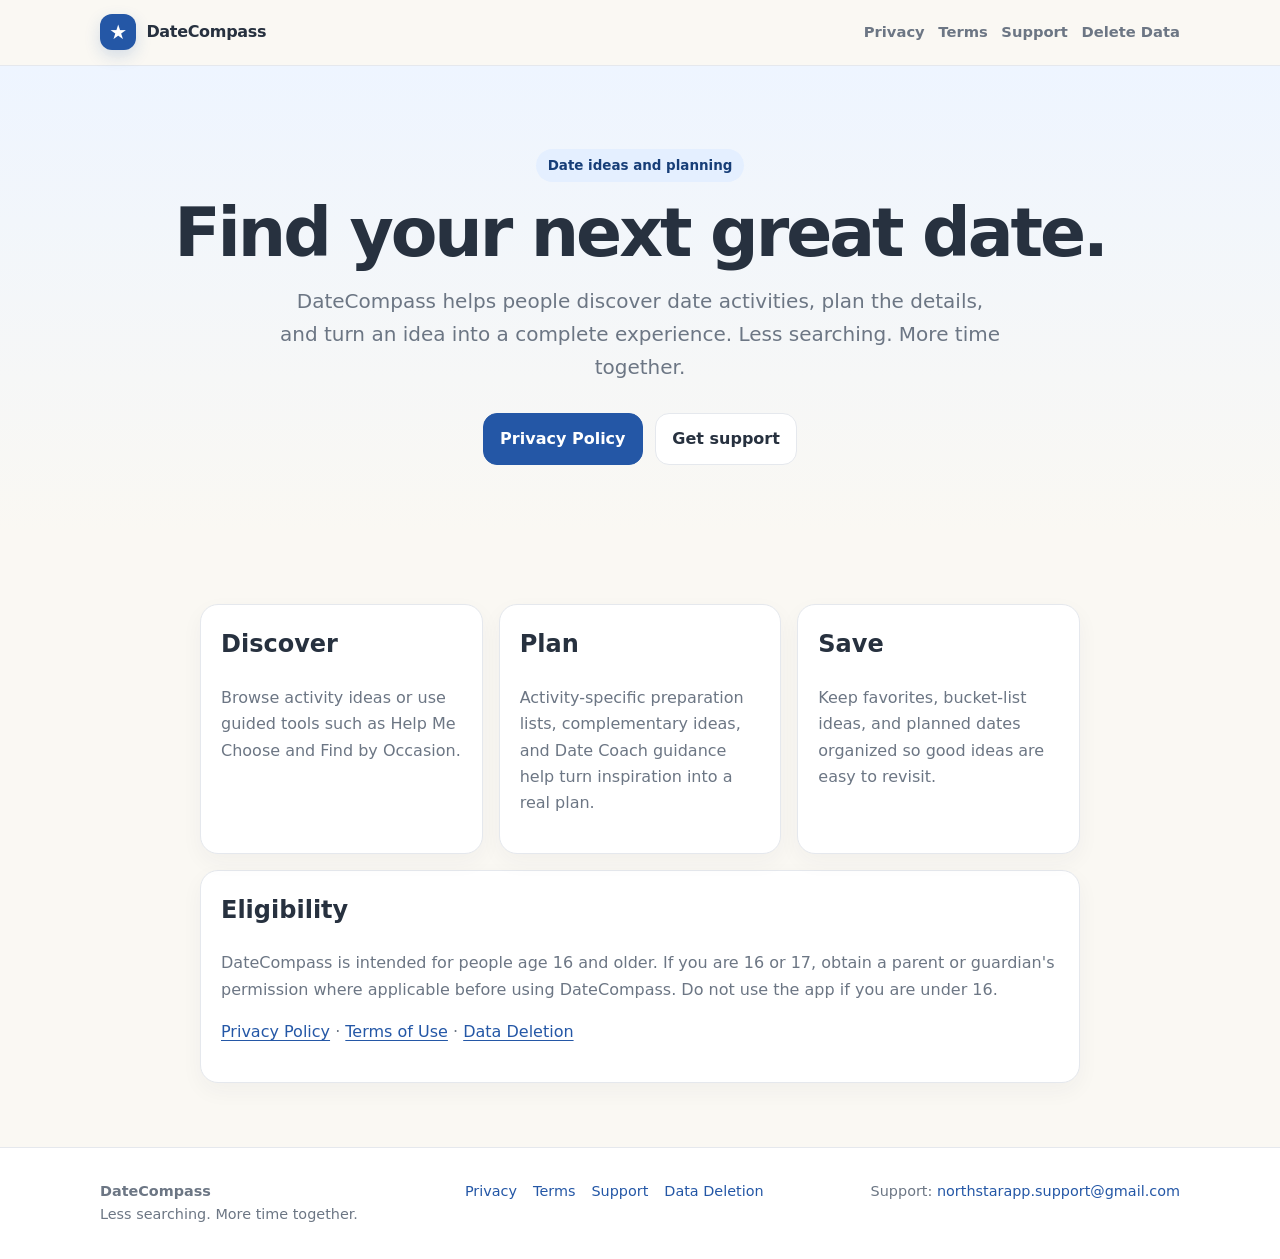
<file: index.html>
<!doctype html>
<html lang="en">
<head>
<meta charset="utf-8">
<meta name="viewport" content="width=device-width, initial-scale=1">
<meta name="description" content="DateCompass helps you find and plan your next great date. Less searching. More time together.">
<meta name="theme-color" content="#2457A6">
<title>DateCompass | Find your next great date.</title>
<meta property="og:type" content="website">
<meta property="og:title" content="DateCompass | Find your next great date.">
<meta property="og:description" content="DateCompass helps you find and plan your next great date. Less searching. More time together.">
<meta property="og:image" content="https://getdatecompass.app/assets/datecompass-social-preview.png">
<meta name="twitter:card" content="summary_large_image">
<meta name="twitter:title" content="DateCompass | Find your next great date.">
<meta name="twitter:description" content="DateCompass helps you find and plan your next great date. Less searching. More time together.">
<meta name="twitter:image" content="https://getdatecompass.app/assets/datecompass-social-preview.png">
<link rel="stylesheet" href="assets/style.css">
</head>
<body>
<a class="skip" href="#main">Skip to content</a>

<header class="site-header">
  <nav class="nav" aria-label="Main navigation">
    <a class="brand" href=""><span class="mark" aria-hidden="true">★</span><span>DateCompass</span></a>
    <div class="navlinks">
      <a href="privacy/">Privacy</a>
      <a href="terms/">Terms</a>
      <a href="support/">Support</a>
      <a href="delete-account/">Delete Data</a>
    </div>
  </nav>
</header>
<main id="main">
<section class="hero">
 <div class="hero-inner">
   <span class="eyebrow">Date ideas and planning</span>
   <h1>Find your next great date.</h1>
   <p>DateCompass helps people discover date activities, plan the details, and turn an idea into a complete experience. Less searching. More time together.</p>
   <div class="actions">
     <a class="button primary" href="privacy/">Privacy Policy</a>
     <a class="button" href="support/">Get support</a>
   </div>
 </div>
</section>
<section class="container">
 <div class="card-grid">
   <article class="card"><h2>Discover</h2><p>Browse activity ideas or use guided tools such as Help Me Choose and Find by Occasion.</p></article>
   <article class="card"><h2>Plan</h2><p>Activity-specific preparation lists, complementary ideas, and Date Coach guidance help turn inspiration into a real plan.</p></article>
   <article class="card"><h2>Save</h2><p>Keep favorites, bucket-list ideas, and planned dates organized so good ideas are easy to revisit.</p></article>
 </div>
 <div class="card" style="margin-top:1rem">
   <h2>Eligibility</h2>
   <p>DateCompass is intended for people age 16 and older. If you are 16 or 17, obtain a parent or guardian's permission where applicable before using DateCompass. Do not use the app if you are under 16.</p>
   <p><a href="privacy/">Privacy Policy</a> · <a href="terms/">Terms of Use</a> · <a href="delete-account/">Data Deletion</a></p>
 </div>
</section>
</main>

<footer>
 <div class="footer">
   <div><strong>DateCompass</strong><br>Less searching. More time together.</div>
   <div class="footer-links">
     <a href="privacy/">Privacy</a>
     <a href="terms/">Terms</a>
     <a href="support/">Support</a>
     <a href="delete-account/">Data Deletion</a>
   </div>
   <div>Support: <a href="mailto:northstarapp.support@gmail.com">northstarapp.support@gmail.com</a></div>
 </div>
</footer>
</body>
</html>
</file>
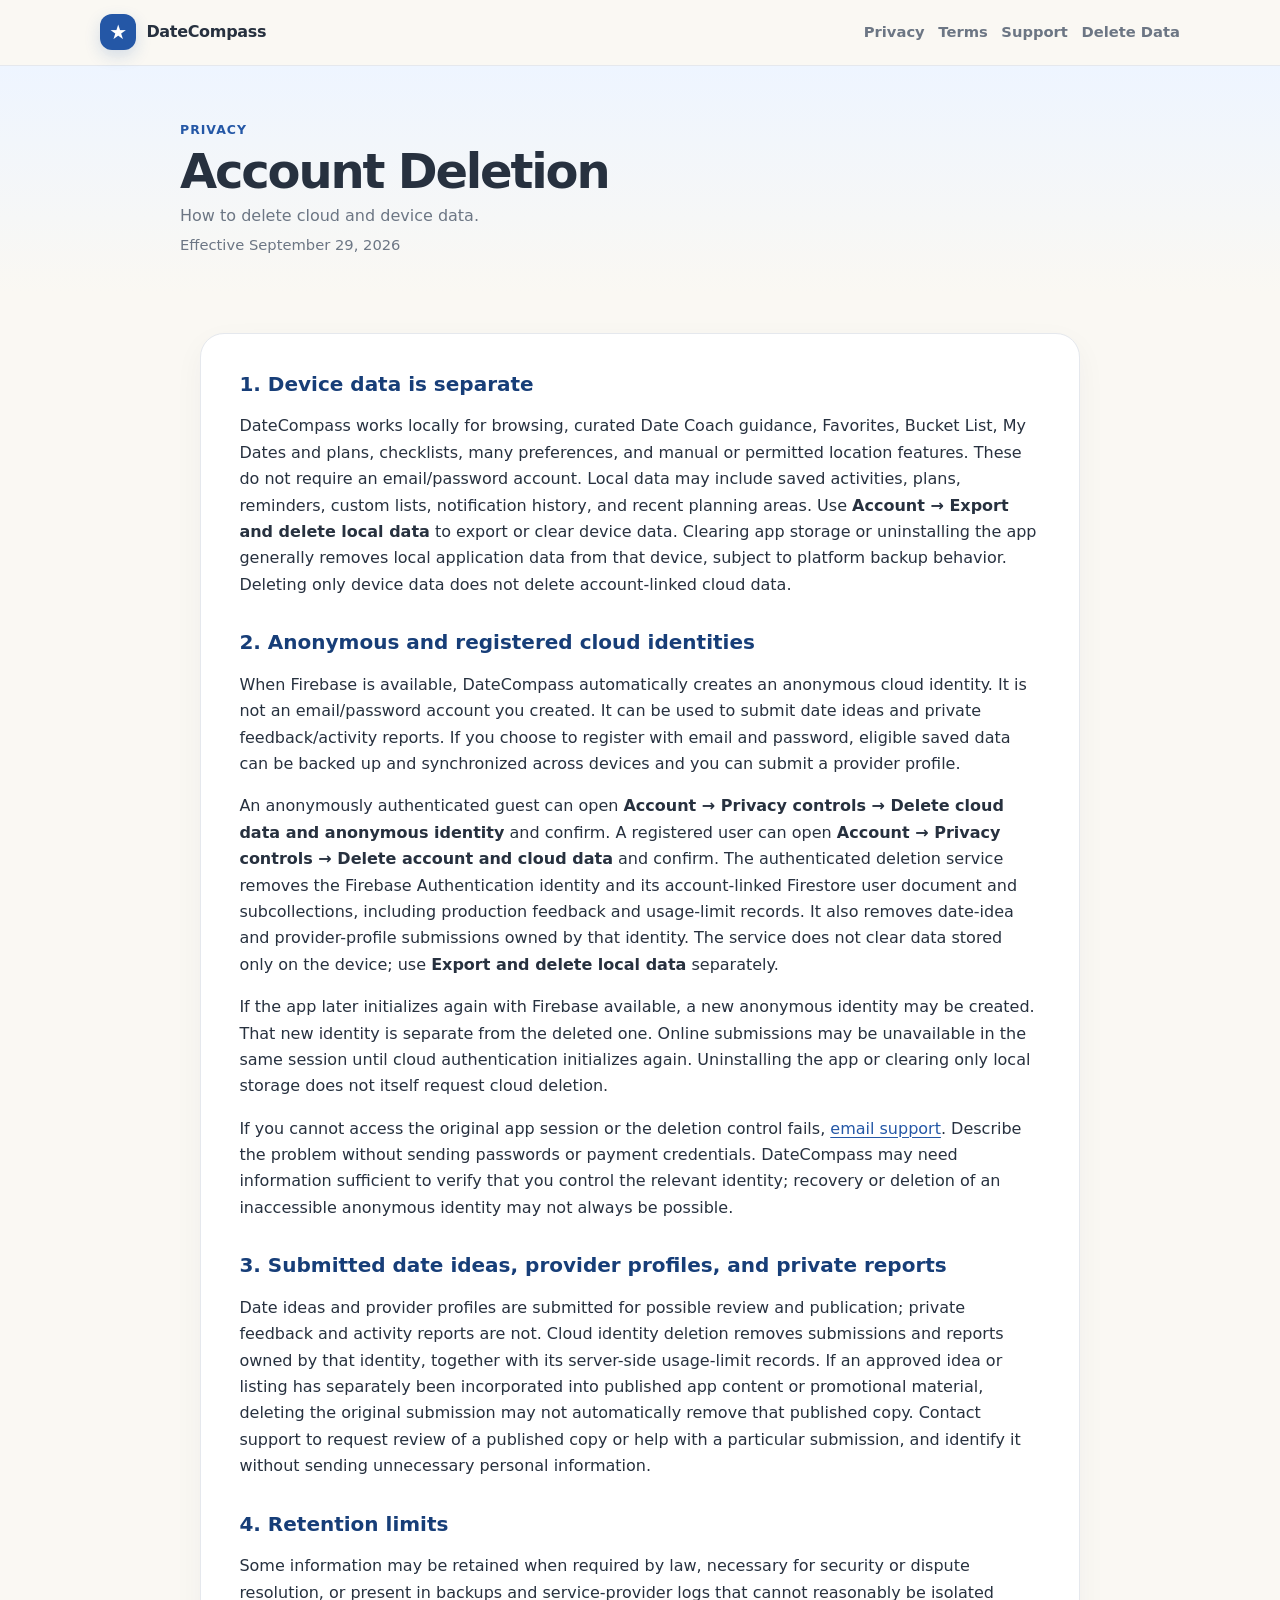
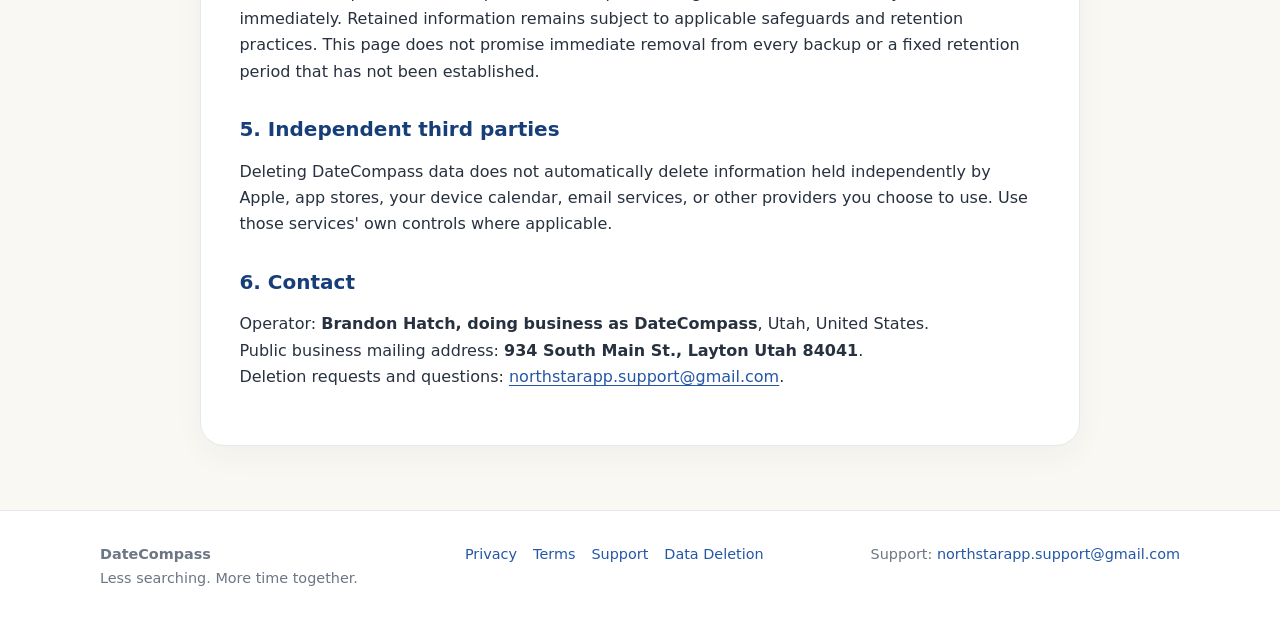
<file: delete-account/index.html>
<!doctype html>
<html lang="en">
<head>
<meta charset="utf-8">
<meta name="viewport" content="width=device-width, initial-scale=1">
<meta name="description" content="DateCompass Account Deletion Policy">
<meta name="theme-color" content="#2457A6">
<title>Account Deletion | DateCompass</title>
<meta property="og:type" content="website">
<meta property="og:title" content="Account Deletion | DateCompass">
<meta property="og:description" content="DateCompass Account Deletion Policy">
<meta property="og:image" content="https://getdatecompass.app/assets/datecompass-social-preview.png">
<meta name="twitter:card" content="summary_large_image">
<meta name="twitter:title" content="Account Deletion | DateCompass">
<meta name="twitter:description" content="DateCompass Account Deletion Policy">
<meta name="twitter:image" content="https://getdatecompass.app/assets/datecompass-social-preview.png">
<link rel="stylesheet" href="../assets/style.css">
</head>
<body>
<a class="skip" href="#main">Skip to content</a>

<header class="site-header">
  <nav class="nav" aria-label="Main navigation">
    <a class="brand" href="../"><span class="mark" aria-hidden="true">★</span><span>DateCompass</span></a>
    <div class="navlinks">
      <a href="../privacy/">Privacy</a>
      <a href="../terms/">Terms</a>
      <a href="../support/">Support</a>
      <a href="../delete-account/">Delete Data</a>
    </div>
  </nav>
</header>
<main id="main">
<header class="policy-header"><div class="inner">
 <div class="kicker">Privacy</div><h1>Account Deletion</h1>
 <p>How to delete cloud and device data.</p>
 <p class="meta">Effective September 29, 2026</p>
</div></header>
<section class="container"><article class="policy">
 <h2>1. Device data is separate</h2>
 <p>DateCompass works locally for browsing, curated Date Coach guidance, Favorites, Bucket List, My Dates and plans, checklists, many preferences, and manual or permitted location features. These do not require an email/password account. Local data may include saved activities, plans, reminders, custom lists, notification history, and recent planning areas. Use <strong>Account → Export and delete local data</strong> to export or clear device data. Clearing app storage or uninstalling the app generally removes local application data from that device, subject to platform backup behavior. Deleting only device data does not delete account-linked cloud data.</p>
 <h2>2. Anonymous and registered cloud identities</h2>
 <p>When Firebase is available, DateCompass automatically creates an anonymous cloud identity. It is not an email/password account you created. It can be used to submit date ideas and private feedback/activity reports. If you choose to register with email and password, eligible saved data can be backed up and synchronized across devices and you can submit a provider profile.</p>
 <p>An anonymously authenticated guest can open <strong>Account → Privacy controls → Delete cloud data and anonymous identity</strong> and confirm. A registered user can open <strong>Account → Privacy controls → Delete account and cloud data</strong> and confirm. The authenticated deletion service removes the Firebase Authentication identity and its account-linked Firestore user document and subcollections, including production feedback and usage-limit records. It also removes date-idea and provider-profile submissions owned by that identity. The service does not clear data stored only on the device; use <strong>Export and delete local data</strong> separately.</p>
 <p>If the app later initializes again with Firebase available, a new anonymous identity may be created. That new identity is separate from the deleted one. Online submissions may be unavailable in the same session until cloud authentication initializes again. Uninstalling the app or clearing only local storage does not itself request cloud deletion.</p>
 <p>If you cannot access the original app session or the deletion control fails, <a href="mailto:northstarapp.support@gmail.com?subject=DateCompass%20Data%20Deletion%20Request">email support</a>. Describe the problem without sending passwords or payment credentials. DateCompass may need information sufficient to verify that you control the relevant identity; recovery or deletion of an inaccessible anonymous identity may not always be possible.</p>
 <h2>3. Submitted date ideas, provider profiles, and private reports</h2>
 <p>Date ideas and provider profiles are submitted for possible review and publication; private feedback and activity reports are not. Cloud identity deletion removes submissions and reports owned by that identity, together with its server-side usage-limit records. If an approved idea or listing has separately been incorporated into published app content or promotional material, deleting the original submission may not automatically remove that published copy. Contact support to request review of a published copy or help with a particular submission, and identify it without sending unnecessary personal information.</p>
 <h2>4. Retention limits</h2>
 <p>Some information may be retained when required by law, necessary for security or dispute resolution, or present in backups and service-provider logs that cannot reasonably be isolated immediately. Retained information remains subject to applicable safeguards and retention practices. This page does not promise immediate removal from every backup or a fixed retention period that has not been established.</p>
 <h2>5. Independent third parties</h2>
 <p>Deleting DateCompass data does not automatically delete information held independently by Apple, app stores, your device calendar, email services, or other providers you choose to use. Use those services&#x27; own controls where applicable.</p>
 <h2>6. Contact</h2>
 <p>Operator: <strong>Brandon Hatch, doing business as DateCompass</strong>, Utah, United States.<br>
Public business mailing address: <strong>934 South Main St., Layton Utah 84041</strong>.<br>
Deletion requests and questions: <a href="mailto:northstarapp.support@gmail.com">northstarapp.support@gmail.com</a>.</p>
</article></section>
</main>

<footer>
 <div class="footer">
   <div><strong>DateCompass</strong><br>Less searching. More time together.</div>
   <div class="footer-links">
     <a href="../privacy/">Privacy</a>
     <a href="../terms/">Terms</a>
     <a href="../support/">Support</a>
     <a href="../delete-account/">Data Deletion</a>
   </div>
   <div>Support: <a href="mailto:northstarapp.support@gmail.com">northstarapp.support@gmail.com</a></div>
 </div>
</footer>
</body>
</html>
</file>
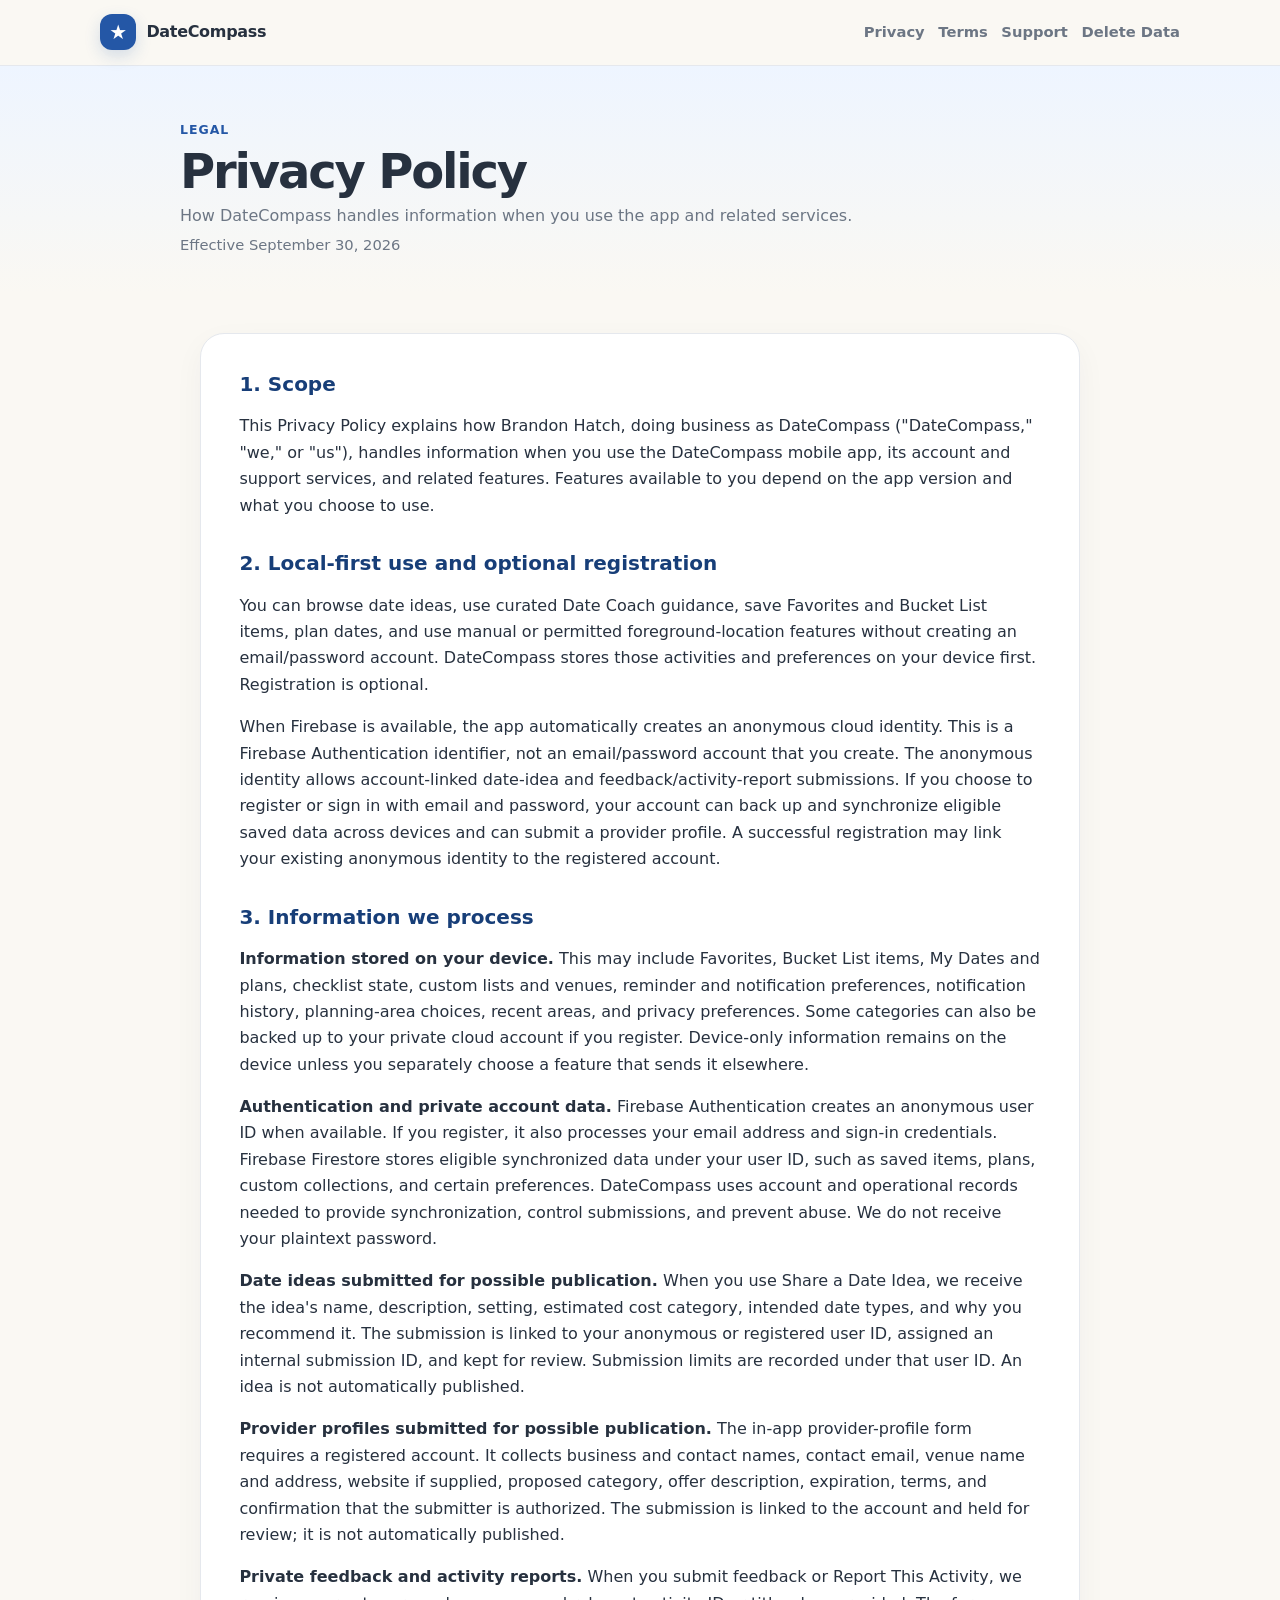
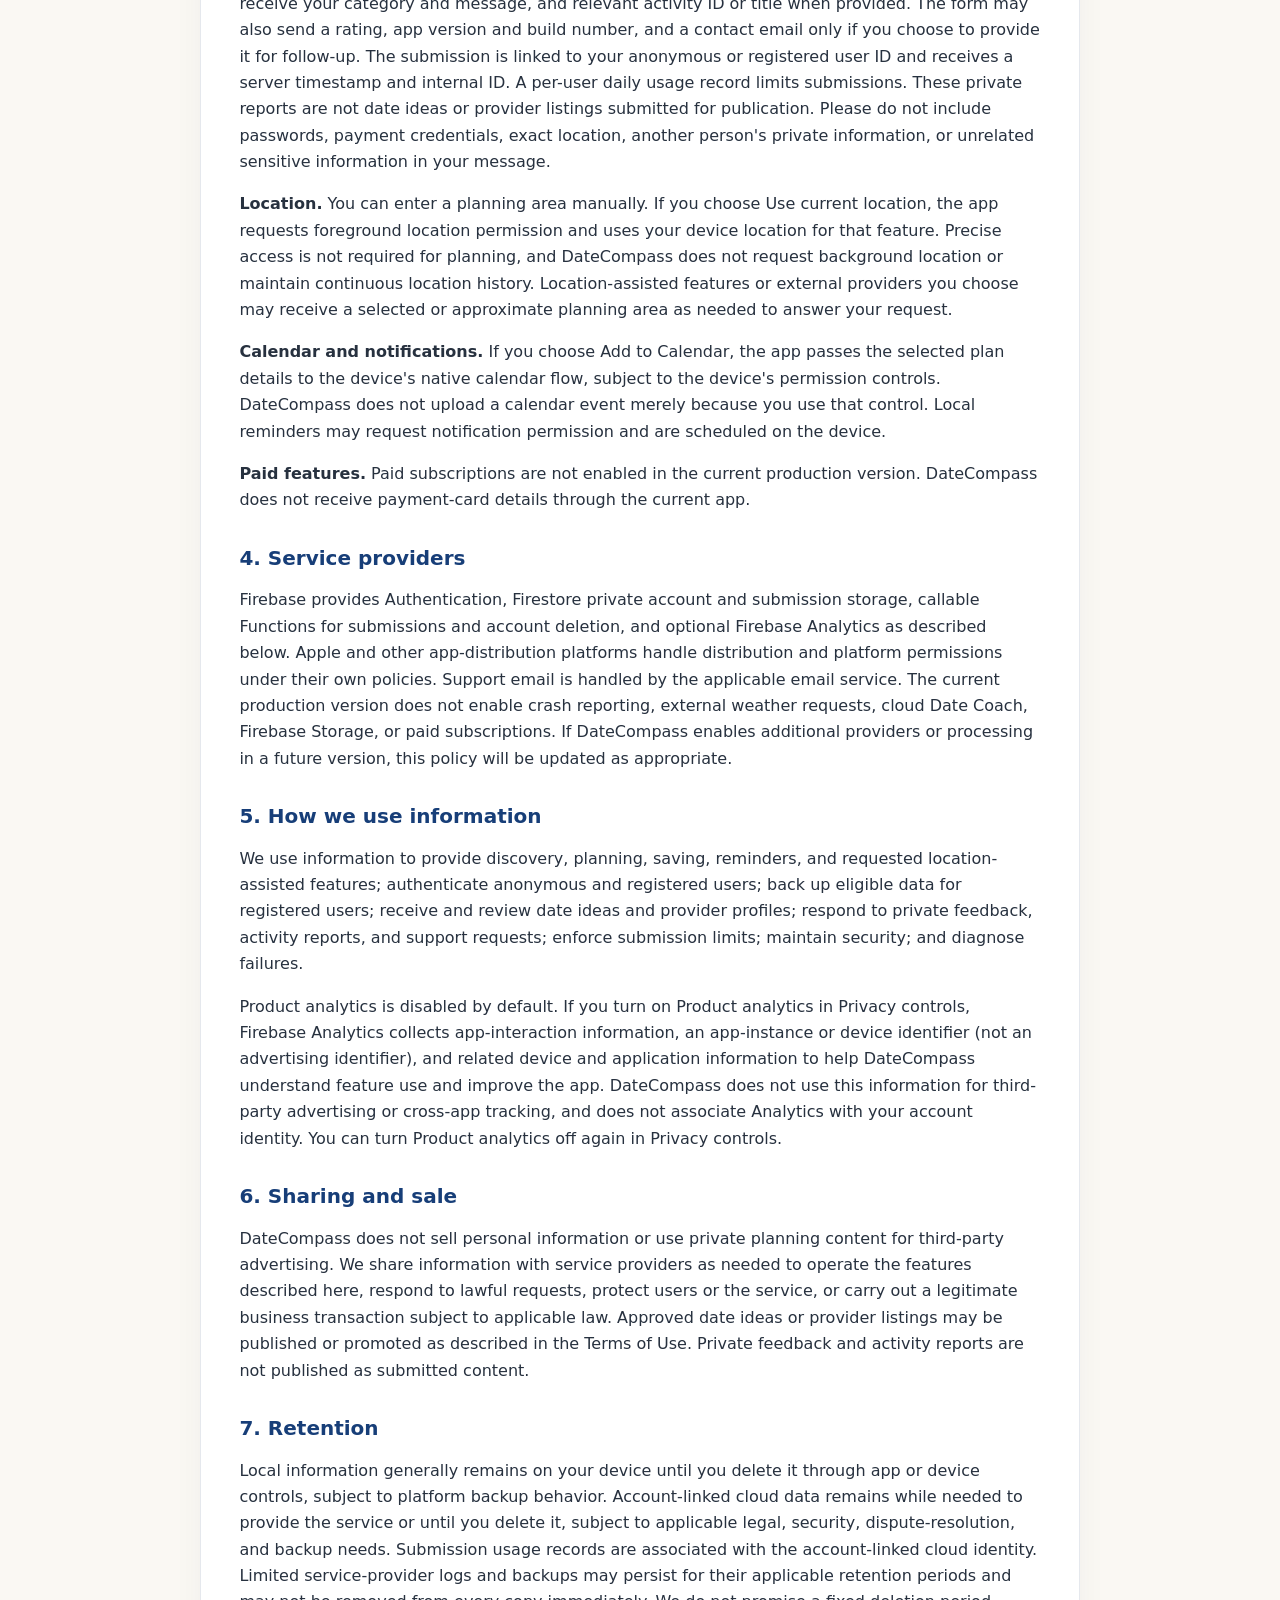
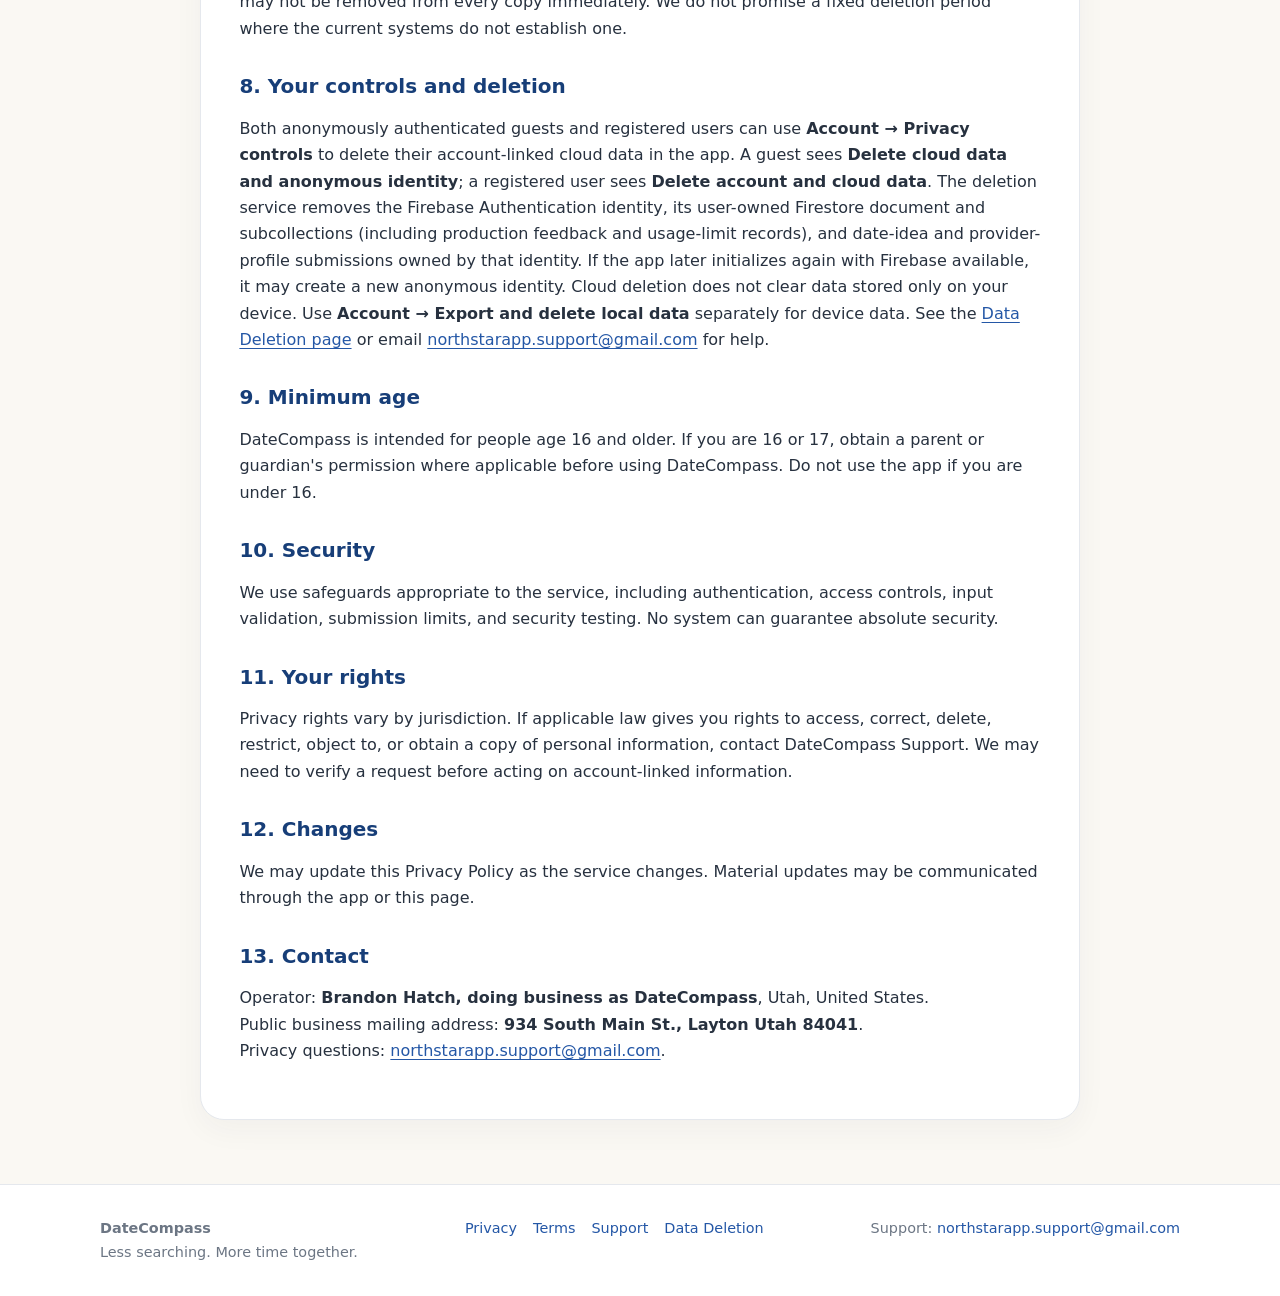
<file: privacy/index.html>
<!doctype html>
<html lang="en">
<head>
<meta charset="utf-8">
<meta name="viewport" content="width=device-width, initial-scale=1">
<meta name="description" content="DateCompass Privacy Policy">
<meta name="theme-color" content="#2457A6">
<title>Privacy Policy | DateCompass</title>
<meta property="og:type" content="website">
<meta property="og:title" content="Privacy Policy | DateCompass">
<meta property="og:description" content="DateCompass Privacy Policy">
<meta property="og:image" content="https://getdatecompass.app/assets/datecompass-social-preview.png">
<meta name="twitter:card" content="summary_large_image">
<meta name="twitter:title" content="Privacy Policy | DateCompass">
<meta name="twitter:description" content="DateCompass Privacy Policy">
<meta name="twitter:image" content="https://getdatecompass.app/assets/datecompass-social-preview.png">
<link rel="stylesheet" href="../assets/style.css">
</head>
<body>
<a class="skip" href="#main">Skip to content</a>

<header class="site-header">
  <nav class="nav" aria-label="Main navigation">
    <a class="brand" href="../"><span class="mark" aria-hidden="true">★</span><span>DateCompass</span></a>
    <div class="navlinks">
      <a href="../privacy/">Privacy</a>
      <a href="../terms/">Terms</a>
      <a href="../support/">Support</a>
      <a href="../delete-account/">Delete Data</a>
    </div>
  </nav>
</header>
<main id="main">
<header class="policy-header"><div class="inner">
 <div class="kicker">Legal</div><h1>Privacy Policy</h1>
 <p>How DateCompass handles information when you use the app and related services.</p>
 <p class="meta">Effective September 30, 2026</p>
</div></header>
<section class="container"><article class="policy">
 <h2>1. Scope</h2>
 <p>This Privacy Policy explains how Brandon Hatch, doing business as DateCompass (&quot;DateCompass,&quot; &quot;we,&quot; or &quot;us&quot;), handles information when you use the DateCompass mobile app, its account and support services, and related features. Features available to you depend on the app version and what you choose to use.</p>
 <h2>2. Local-first use and optional registration</h2>
 <p>You can browse date ideas, use curated Date Coach guidance, save Favorites and Bucket List items, plan dates, and use manual or permitted foreground-location features without creating an email/password account. DateCompass stores those activities and preferences on your device first. Registration is optional.</p>
 <p>When Firebase is available, the app automatically creates an anonymous cloud identity. This is a Firebase Authentication identifier, not an email/password account that you create. The anonymous identity allows account-linked date-idea and feedback/activity-report submissions. If you choose to register or sign in with email and password, your account can back up and synchronize eligible saved data across devices and can submit a provider profile. A successful registration may link your existing anonymous identity to the registered account.</p>
 <h2>3. Information we process</h2>
 <p><strong>Information stored on your device.</strong> This may include Favorites, Bucket List items, My Dates and plans, checklist state, custom lists and venues, reminder and notification preferences, notification history, planning-area choices, recent areas, and privacy preferences. Some categories can also be backed up to your private cloud account if you register. Device-only information remains on the device unless you separately choose a feature that sends it elsewhere.</p>
 <p><strong>Authentication and private account data.</strong> Firebase Authentication creates an anonymous user ID when available. If you register, it also processes your email address and sign-in credentials. Firebase Firestore stores eligible synchronized data under your user ID, such as saved items, plans, custom collections, and certain preferences. DateCompass uses account and operational records needed to provide synchronization, control submissions, and prevent abuse. We do not receive your plaintext password.</p>
 <p><strong>Date ideas submitted for possible publication.</strong> When you use Share a Date Idea, we receive the idea&#x27;s name, description, setting, estimated cost category, intended date types, and why you recommend it. The submission is linked to your anonymous or registered user ID, assigned an internal submission ID, and kept for review. Submission limits are recorded under that user ID. An idea is not automatically published.</p>
 <p><strong>Provider profiles submitted for possible publication.</strong> The in-app provider-profile form requires a registered account. It collects business and contact names, contact email, venue name and address, website if supplied, proposed category, offer description, expiration, terms, and confirmation that the submitter is authorized. The submission is linked to the account and held for review; it is not automatically published.</p>
 <p><strong>Private feedback and activity reports.</strong> When you submit feedback or Report This Activity, we receive your category and message, and relevant activity ID or title when provided. The form may also send a rating, app version and build number, and a contact email only if you choose to provide it for follow-up. The submission is linked to your anonymous or registered user ID and receives a server timestamp and internal ID. A per-user daily usage record limits submissions. These private reports are not date ideas or provider listings submitted for publication. Please do not include passwords, payment credentials, exact location, another person&#x27;s private information, or unrelated sensitive information in your message.</p>
 <p><strong>Location.</strong> You can enter a planning area manually. If you choose Use current location, the app requests foreground location permission and uses your device location for that feature. Precise access is not required for planning, and DateCompass does not request background location or maintain continuous location history. Location-assisted features or external providers you choose may receive a selected or approximate planning area as needed to answer your request.</p>
 <p><strong>Calendar and notifications.</strong> If you choose Add to Calendar, the app passes the selected plan details to the device&#x27;s native calendar flow, subject to the device&#x27;s permission controls. DateCompass does not upload a calendar event merely because you use that control. Local reminders may request notification permission and are scheduled on the device.</p>
 <p><strong>Paid features.</strong> Paid subscriptions are not enabled in the current production version. DateCompass does not receive payment-card details through the current app.</p>
 <h2>4. Service providers</h2>
 <p>Firebase provides Authentication, Firestore private account and submission storage, callable Functions for submissions and account deletion, and optional Firebase Analytics as described below. Apple and other app-distribution platforms handle distribution and platform permissions under their own policies. Support email is handled by the applicable email service. The current production version does not enable crash reporting, external weather requests, cloud Date Coach, Firebase Storage, or paid subscriptions. If DateCompass enables additional providers or processing in a future version, this policy will be updated as appropriate.</p>
 <h2>5. How we use information</h2>
 <p>We use information to provide discovery, planning, saving, reminders, and requested location-assisted features; authenticate anonymous and registered users; back up eligible data for registered users; receive and review date ideas and provider profiles; respond to private feedback, activity reports, and support requests; enforce submission limits; maintain security; and diagnose failures.</p>
 <p>Product analytics is disabled by default. If you turn on Product analytics in Privacy controls, Firebase Analytics collects app-interaction information, an app-instance or device identifier (not an advertising identifier), and related device and application information to help DateCompass understand feature use and improve the app. DateCompass does not use this information for third-party advertising or cross-app tracking, and does not associate Analytics with your account identity. You can turn Product analytics off again in Privacy controls.</p>
 <h2>6. Sharing and sale</h2>
 <p>DateCompass does not sell personal information or use private planning content for third-party advertising. We share information with service providers as needed to operate the features described here, respond to lawful requests, protect users or the service, or carry out a legitimate business transaction subject to applicable law. Approved date ideas or provider listings may be published or promoted as described in the Terms of Use. Private feedback and activity reports are not published as submitted content.</p>
 <h2>7. Retention</h2>
 <p>Local information generally remains on your device until you delete it through app or device controls, subject to platform backup behavior. Account-linked cloud data remains while needed to provide the service or until you delete it, subject to applicable legal, security, dispute-resolution, and backup needs. Submission usage records are associated with the account-linked cloud identity. Limited service-provider logs and backups may persist for their applicable retention periods and may not be removed from every copy immediately. We do not promise a fixed deletion period where the current systems do not establish one.</p>
 <h2>8. Your controls and deletion</h2>
 <p>Both anonymously authenticated guests and registered users can use <strong>Account → Privacy controls</strong> to delete their account-linked cloud data in the app. A guest sees <strong>Delete cloud data and anonymous identity</strong>; a registered user sees <strong>Delete account and cloud data</strong>. The deletion service removes the Firebase Authentication identity, its user-owned Firestore document and subcollections (including production feedback and usage-limit records), and date-idea and provider-profile submissions owned by that identity. If the app later initializes again with Firebase available, it may create a new anonymous identity. Cloud deletion does not clear data stored only on your device. Use <strong>Account → Export and delete local data</strong> separately for device data. See the <a href="../delete-account/">Data Deletion page</a> or email <a href="mailto:northstarapp.support@gmail.com">northstarapp.support@gmail.com</a> for help.</p>
 <h2>9. Minimum age</h2>
 <p>DateCompass is intended for people age 16 and older. If you are 16 or 17, obtain a parent or guardian&#x27;s permission where applicable before using DateCompass. Do not use the app if you are under 16.</p>
 <h2>10. Security</h2>
 <p>We use safeguards appropriate to the service, including authentication, access controls, input validation, submission limits, and security testing. No system can guarantee absolute security.</p>
 <h2>11. Your rights</h2>
 <p>Privacy rights vary by jurisdiction. If applicable law gives you rights to access, correct, delete, restrict, object to, or obtain a copy of personal information, contact DateCompass Support. We may need to verify a request before acting on account-linked information.</p>
 <h2>12. Changes</h2>
 <p>We may update this Privacy Policy as the service changes. Material updates may be communicated through the app or this page.</p>
 <h2>13. Contact</h2>
 <p>Operator: <strong>Brandon Hatch, doing business as DateCompass</strong>, Utah, United States.<br>
Public business mailing address: <strong>934 South Main St., Layton Utah 84041</strong>.<br>
Privacy questions: <a href="mailto:northstarapp.support@gmail.com">northstarapp.support@gmail.com</a>.</p>
</article></section>
</main>

<footer>
 <div class="footer">
   <div><strong>DateCompass</strong><br>Less searching. More time together.</div>
   <div class="footer-links">
     <a href="../privacy/">Privacy</a>
     <a href="../terms/">Terms</a>
     <a href="../support/">Support</a>
     <a href="../delete-account/">Data Deletion</a>
   </div>
   <div>Support: <a href="mailto:northstarapp.support@gmail.com">northstarapp.support@gmail.com</a></div>
 </div>
</footer>
</body>
</html>
</file>
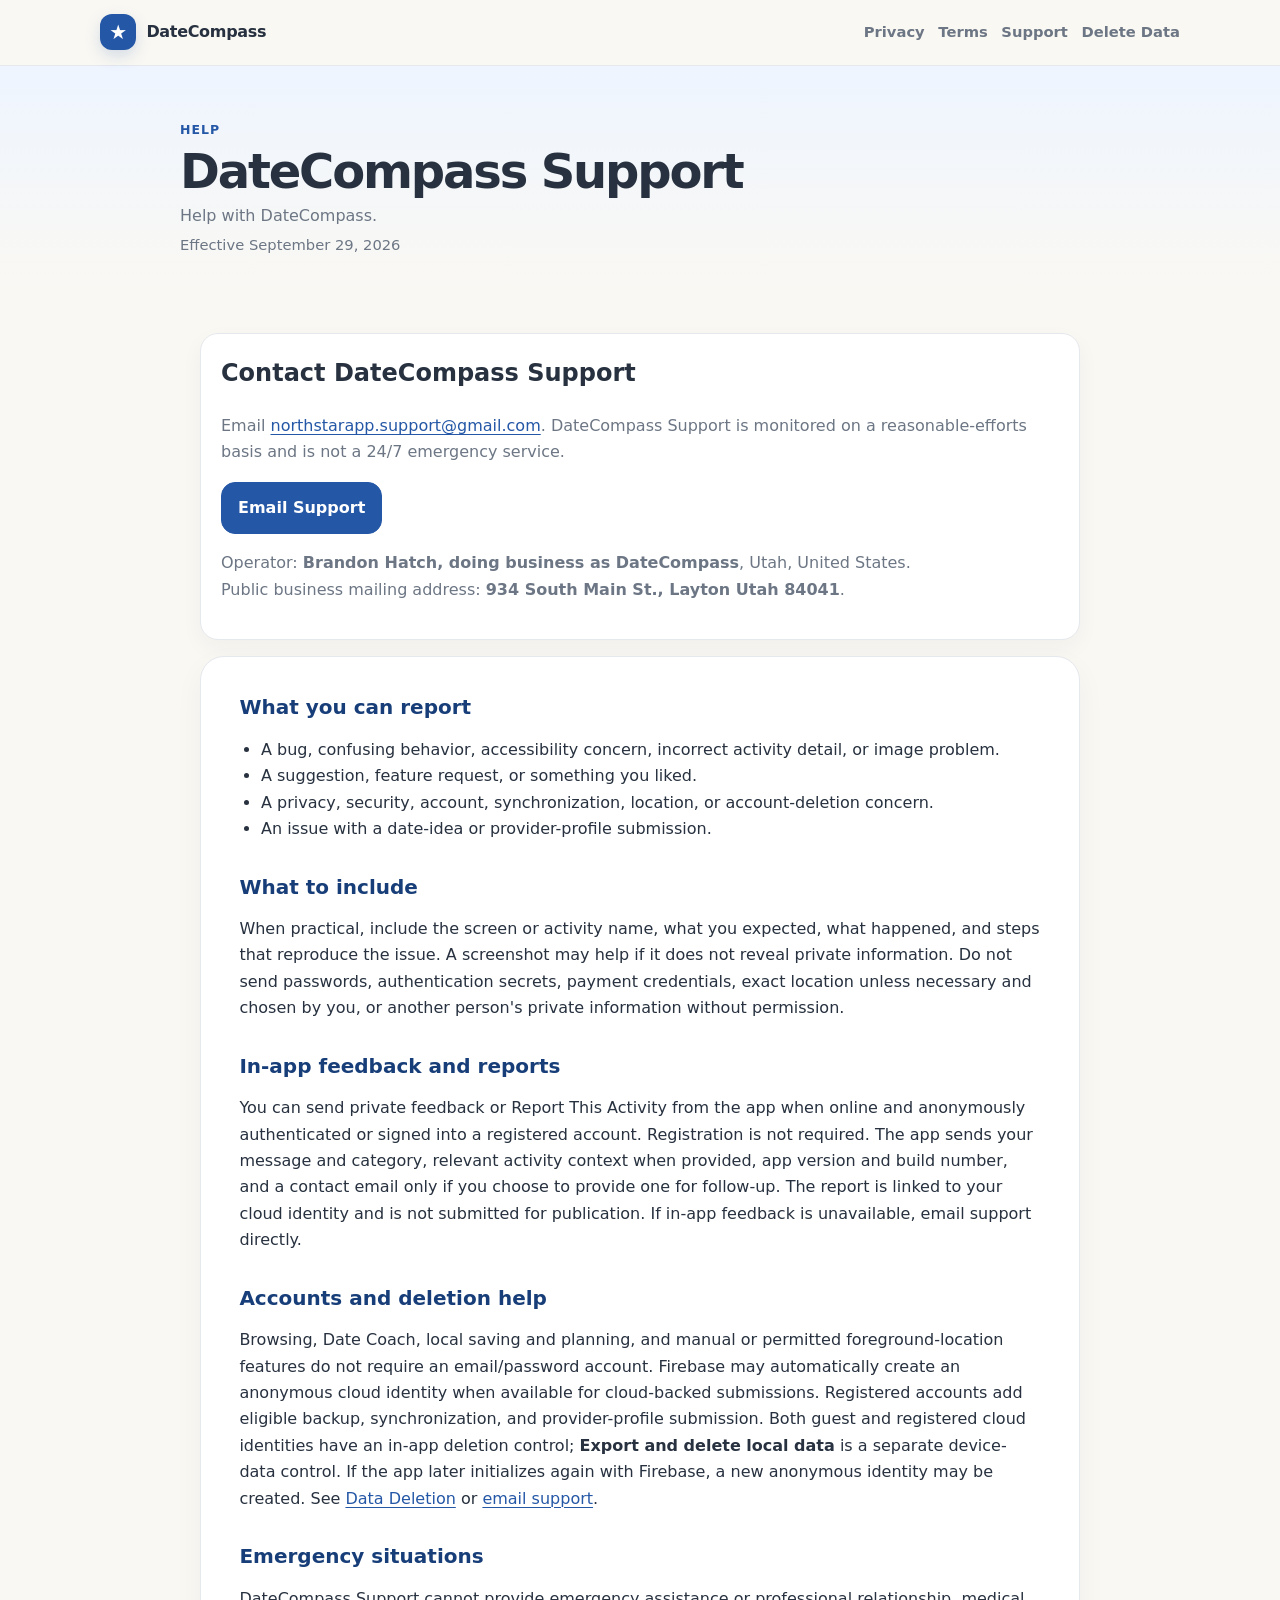
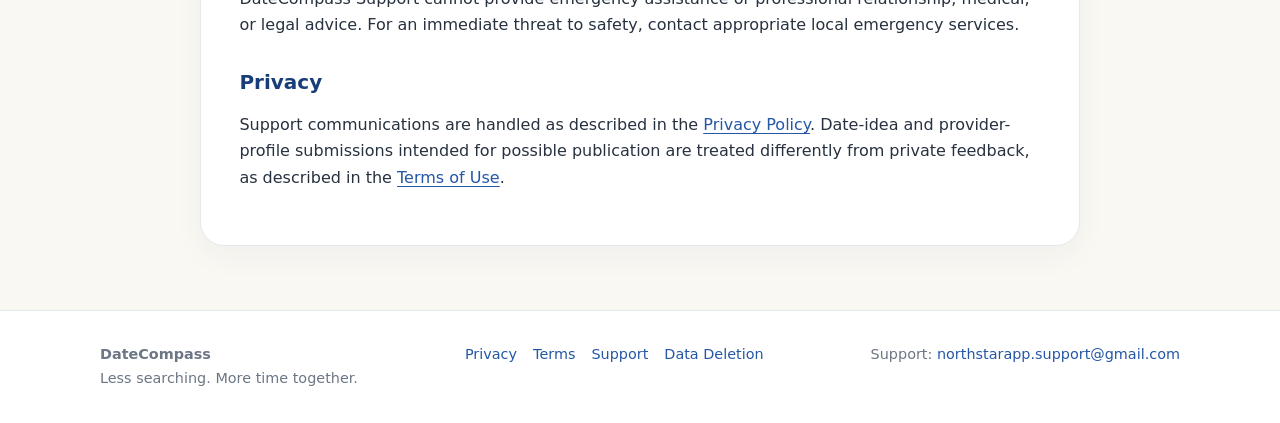
<file: support/index.html>
<!doctype html>
<html lang="en">
<head>
<meta charset="utf-8">
<meta name="viewport" content="width=device-width, initial-scale=1">
<meta name="description" content="DateCompass support">
<meta name="theme-color" content="#2457A6">
<title>Support | DateCompass</title>
<meta property="og:type" content="website">
<meta property="og:title" content="Support | DateCompass">
<meta property="og:description" content="DateCompass support">
<meta property="og:image" content="https://getdatecompass.app/assets/datecompass-social-preview.png">
<meta name="twitter:card" content="summary_large_image">
<meta name="twitter:title" content="Support | DateCompass">
<meta name="twitter:description" content="DateCompass support">
<meta name="twitter:image" content="https://getdatecompass.app/assets/datecompass-social-preview.png">
<link rel="stylesheet" href="../assets/style.css">
</head>
<body>
<a class="skip" href="#main">Skip to content</a>

<header class="site-header">
  <nav class="nav" aria-label="Main navigation">
    <a class="brand" href="../"><span class="mark" aria-hidden="true">★</span><span>DateCompass</span></a>
    <div class="navlinks">
      <a href="../privacy/">Privacy</a>
      <a href="../terms/">Terms</a>
      <a href="../support/">Support</a>
      <a href="../delete-account/">Delete Data</a>
    </div>
  </nav>
</header>
<main id="main">
<header class="policy-header"><div class="inner">
 <div class="kicker">Help</div><h1>DateCompass Support</h1>
 <p>Help with DateCompass.</p>
 <p class="meta">Effective September 29, 2026</p>
</div></header>
<section class="container">
 <div class="card">
 <h2>Contact DateCompass Support</h2>
 <p>Email <a href="mailto:northstarapp.support@gmail.com">northstarapp.support@gmail.com</a>. DateCompass Support is monitored on a reasonable-efforts basis and is not a 24/7 emergency service.</p>
 <a class="button primary" href="mailto:northstarapp.support@gmail.com?subject=DateCompass%20Support">Email Support</a>
 <p>Operator: <strong>Brandon Hatch, doing business as DateCompass</strong>, Utah, United States.<br>
Public business mailing address: <strong>934 South Main St., Layton Utah 84041</strong>.</p>
 </div>
 <article class="policy" style="margin-top:1rem">
 <h2>What you can report</h2>
 <ul>
  <li>A bug, confusing behavior, accessibility concern, incorrect activity detail, or image problem.</li>
  <li>A suggestion, feature request, or something you liked.</li>
  <li>A privacy, security, account, synchronization, location, or account-deletion concern.</li>
  <li>An issue with a date-idea or provider-profile submission.</li>
 </ul>
 <h2>What to include</h2>
 <p>When practical, include the screen or activity name, what you expected, what happened, and steps that reproduce the issue. A screenshot may help if it does not reveal private information. Do not send passwords, authentication secrets, payment credentials, exact location unless necessary and chosen by you, or another person&#x27;s private information without permission.</p>
 <h2>In-app feedback and reports</h2>
 <p>You can send private feedback or Report This Activity from the app when online and anonymously authenticated or signed into a registered account. Registration is not required. The app sends your message and category, relevant activity context when provided, app version and build number, and a contact email only if you choose to provide one for follow-up. The report is linked to your cloud identity and is not submitted for publication. If in-app feedback is unavailable, email support directly.</p>
 <h2>Accounts and deletion help</h2>
 <p>Browsing, Date Coach, local saving and planning, and manual or permitted foreground-location features do not require an email/password account. Firebase may automatically create an anonymous cloud identity when available for cloud-backed submissions. Registered accounts add eligible backup, synchronization, and provider-profile submission. Both guest and registered cloud identities have an in-app deletion control; <strong>Export and delete local data</strong> is a separate device-data control. If the app later initializes again with Firebase, a new anonymous identity may be created. See <a href="../delete-account/">Data Deletion</a> or <a href="mailto:northstarapp.support@gmail.com?subject=DateCompass%20Data%20Deletion%20Request">email support</a>.</p>
 <h2>Emergency situations</h2>
 <p>DateCompass Support cannot provide emergency assistance or professional relationship, medical, or legal advice. For an immediate threat to safety, contact appropriate local emergency services.</p>
 <h2>Privacy</h2>
 <p>Support communications are handled as described in the <a href="../privacy/">Privacy Policy</a>. Date-idea and provider-profile submissions intended for possible publication are treated differently from private feedback, as described in the <a href="../terms/">Terms of Use</a>.</p>
 </article>
</section>
</main>

<footer>
 <div class="footer">
   <div><strong>DateCompass</strong><br>Less searching. More time together.</div>
   <div class="footer-links">
     <a href="../privacy/">Privacy</a>
     <a href="../terms/">Terms</a>
     <a href="../support/">Support</a>
     <a href="../delete-account/">Data Deletion</a>
   </div>
   <div>Support: <a href="mailto:northstarapp.support@gmail.com">northstarapp.support@gmail.com</a></div>
 </div>
</footer>
</body>
</html>
</file>
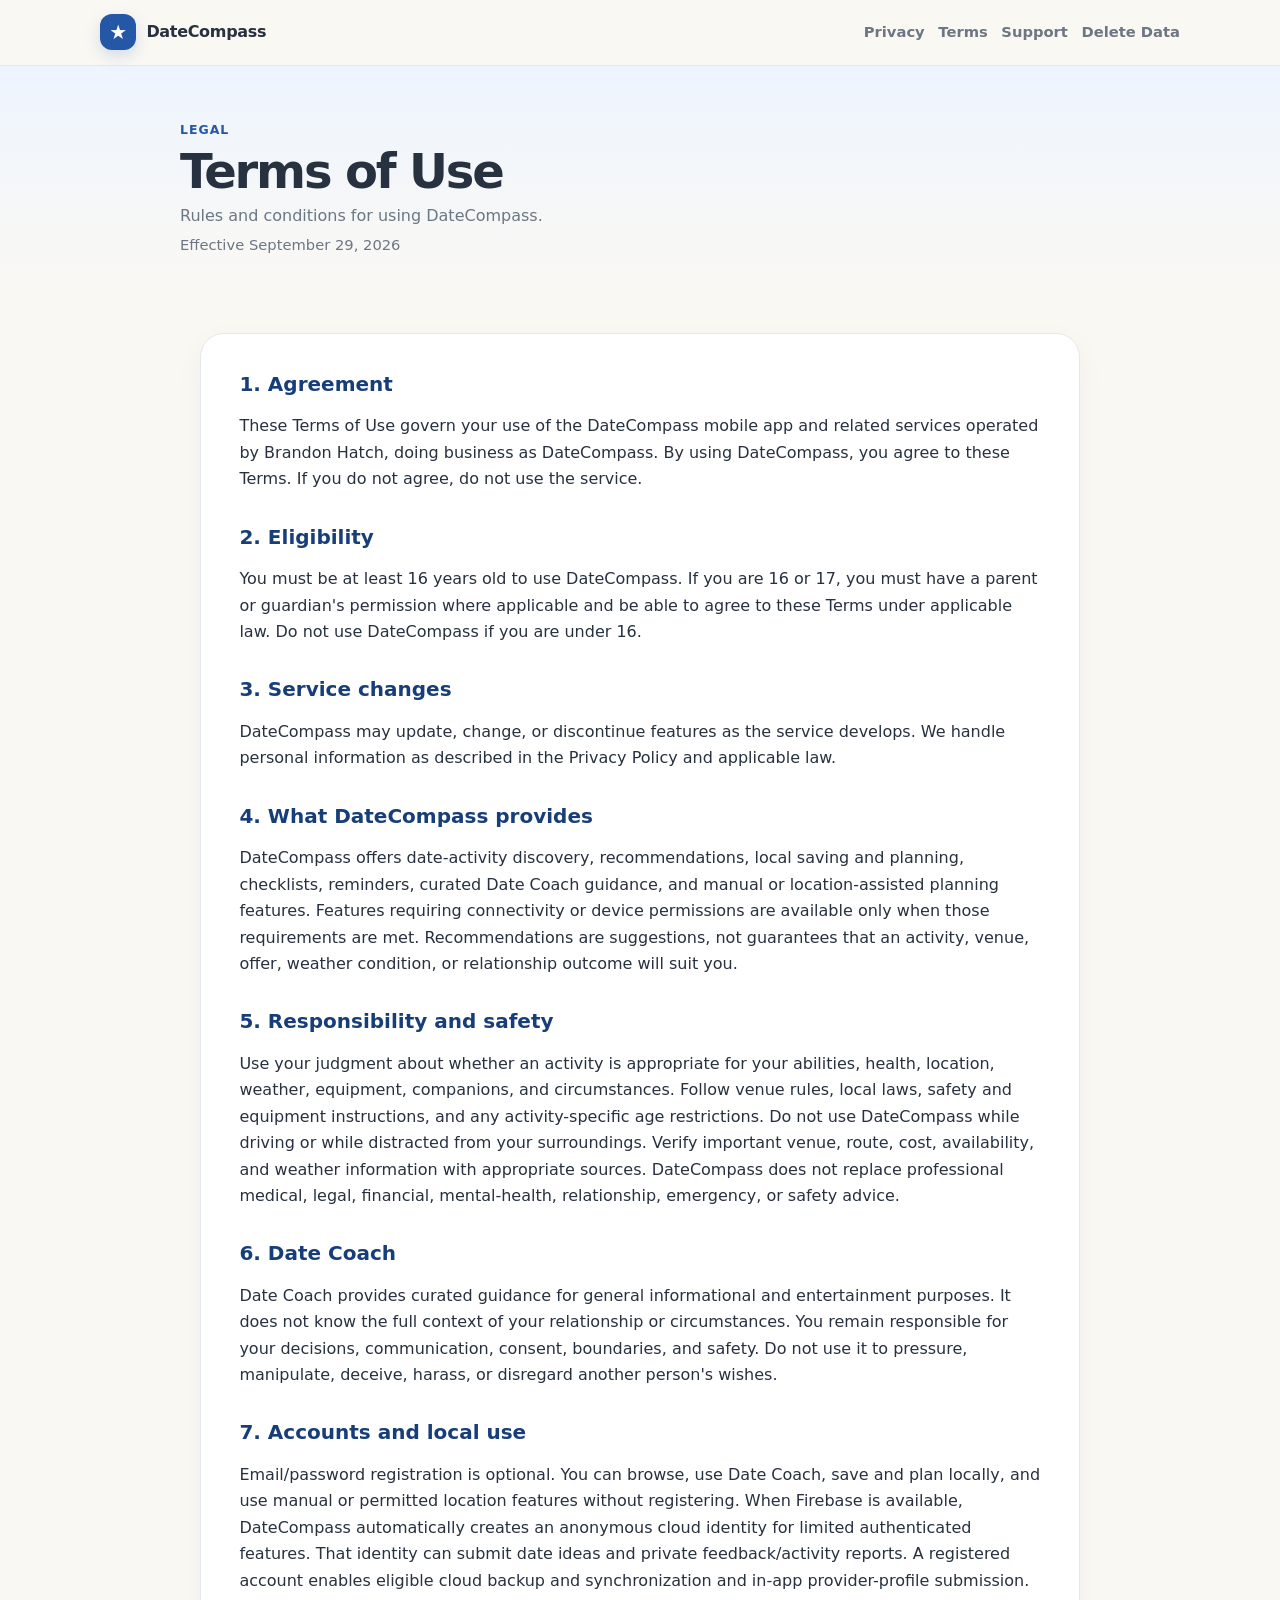
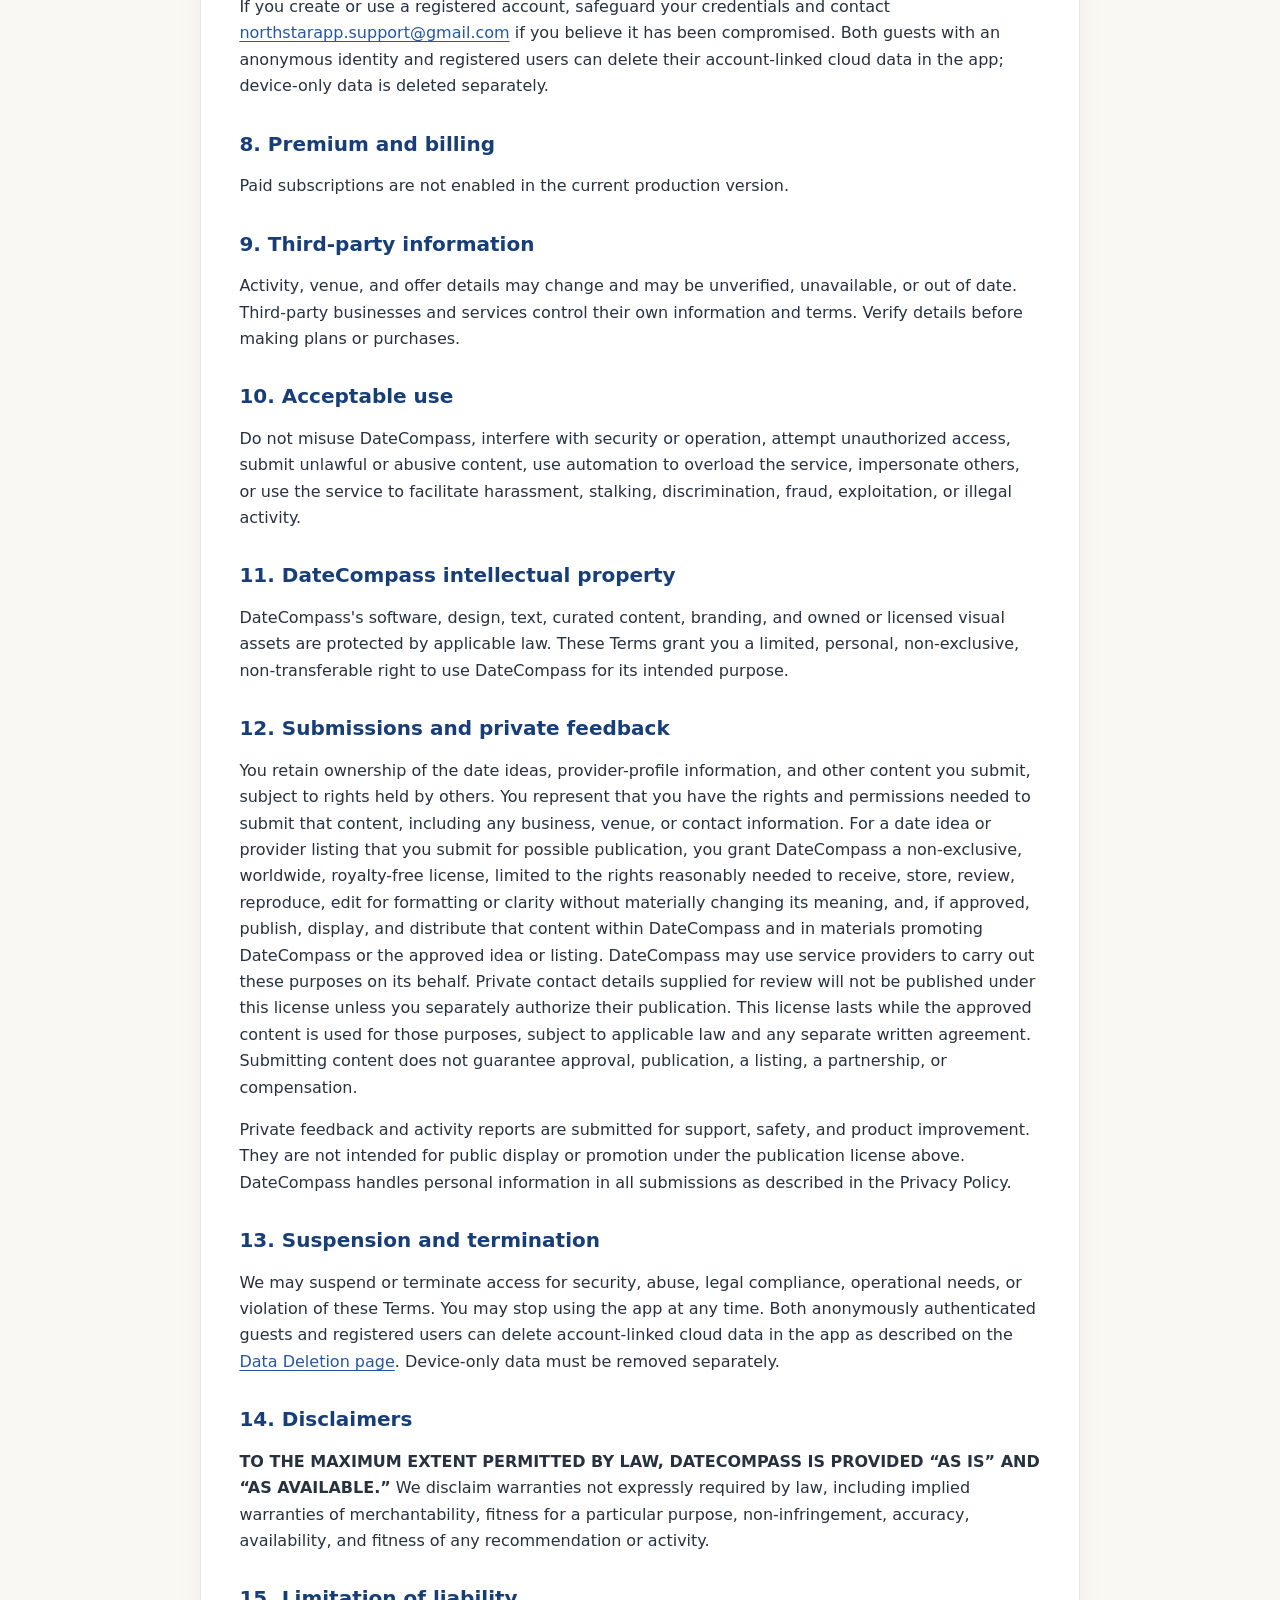
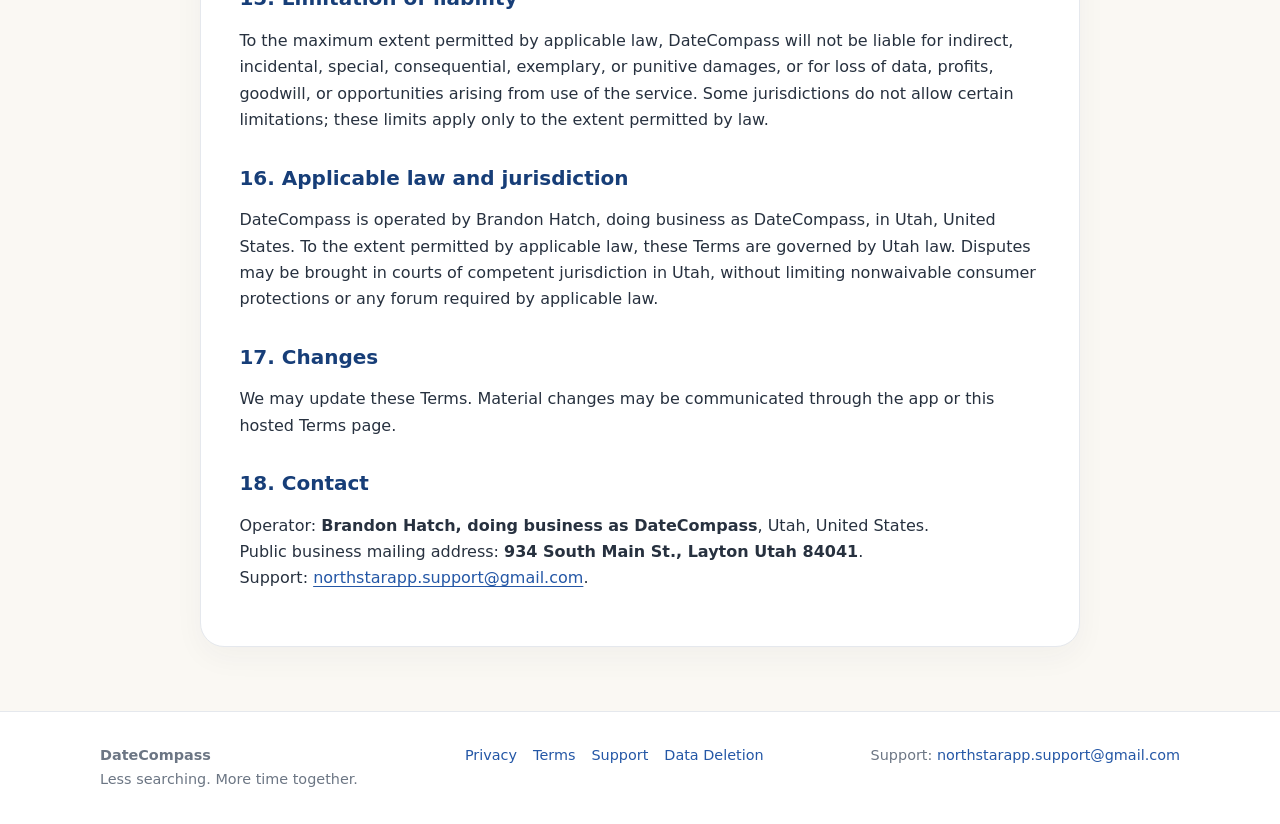
<file: terms/index.html>
<!doctype html>
<html lang="en">
<head>
<meta charset="utf-8">
<meta name="viewport" content="width=device-width, initial-scale=1">
<meta name="description" content="DateCompass Terms of Use">
<meta name="theme-color" content="#2457A6">
<title>Terms of Use | DateCompass</title>
<meta property="og:type" content="website">
<meta property="og:title" content="Terms of Use | DateCompass">
<meta property="og:description" content="DateCompass Terms of Use">
<meta property="og:image" content="https://getdatecompass.app/assets/datecompass-social-preview.png">
<meta name="twitter:card" content="summary_large_image">
<meta name="twitter:title" content="Terms of Use | DateCompass">
<meta name="twitter:description" content="DateCompass Terms of Use">
<meta name="twitter:image" content="https://getdatecompass.app/assets/datecompass-social-preview.png">
<link rel="stylesheet" href="../assets/style.css">
</head>
<body>
<a class="skip" href="#main">Skip to content</a>

<header class="site-header">
  <nav class="nav" aria-label="Main navigation">
    <a class="brand" href="../"><span class="mark" aria-hidden="true">★</span><span>DateCompass</span></a>
    <div class="navlinks">
      <a href="../privacy/">Privacy</a>
      <a href="../terms/">Terms</a>
      <a href="../support/">Support</a>
      <a href="../delete-account/">Delete Data</a>
    </div>
  </nav>
</header>
<main id="main">
<header class="policy-header"><div class="inner">
 <div class="kicker">Legal</div><h1>Terms of Use</h1>
 <p>Rules and conditions for using DateCompass.</p>
 <p class="meta">Effective September 29, 2026</p>
</div></header>
<section class="container"><article class="policy">
 <h2>1. Agreement</h2>
 <p>These Terms of Use govern your use of the DateCompass mobile app and related services operated by Brandon Hatch, doing business as DateCompass. By using DateCompass, you agree to these Terms. If you do not agree, do not use the service.</p>
 <h2>2. Eligibility</h2>
 <p>You must be at least 16 years old to use DateCompass. If you are 16 or 17, you must have a parent or guardian&#x27;s permission where applicable and be able to agree to these Terms under applicable law. Do not use DateCompass if you are under 16.</p>
 <h2>3. Service changes</h2>
 <p>DateCompass may update, change, or discontinue features as the service develops. We handle personal information as described in the Privacy Policy and applicable law.</p>
 <h2>4. What DateCompass provides</h2>
 <p>DateCompass offers date-activity discovery, recommendations, local saving and planning, checklists, reminders, curated Date Coach guidance, and manual or location-assisted planning features. Features requiring connectivity or device permissions are available only when those requirements are met. Recommendations are suggestions, not guarantees that an activity, venue, offer, weather condition, or relationship outcome will suit you.</p>
 <h2>5. Responsibility and safety</h2>
 <p>Use your judgment about whether an activity is appropriate for your abilities, health, location, weather, equipment, companions, and circumstances. Follow venue rules, local laws, safety and equipment instructions, and any activity-specific age restrictions. Do not use DateCompass while driving or while distracted from your surroundings. Verify important venue, route, cost, availability, and weather information with appropriate sources. DateCompass does not replace professional medical, legal, financial, mental-health, relationship, emergency, or safety advice.</p>
 <h2>6. Date Coach</h2>
 <p>Date Coach provides curated guidance for general informational and entertainment purposes. It does not know the full context of your relationship or circumstances. You remain responsible for your decisions, communication, consent, boundaries, and safety. Do not use it to pressure, manipulate, deceive, harass, or disregard another person&#x27;s wishes.</p>
 <h2>7. Accounts and local use</h2>
 <p>Email/password registration is optional. You can browse, use Date Coach, save and plan locally, and use manual or permitted location features without registering. When Firebase is available, DateCompass automatically creates an anonymous cloud identity for limited authenticated features. That identity can submit date ideas and private feedback/activity reports. A registered account enables eligible cloud backup and synchronization and in-app provider-profile submission. If you create or use a registered account, safeguard your credentials and contact <a href="mailto:northstarapp.support@gmail.com">northstarapp.support@gmail.com</a> if you believe it has been compromised. Both guests with an anonymous identity and registered users can delete their account-linked cloud data in the app; device-only data is deleted separately.</p>
 <h2>8. Premium and billing</h2>
 <p>Paid subscriptions are not enabled in the current production version.</p>
 <h2>9. Third-party information</h2>
 <p>Activity, venue, and offer details may change and may be unverified, unavailable, or out of date. Third-party businesses and services control their own information and terms. Verify details before making plans or purchases.</p>
 <h2>10. Acceptable use</h2>
 <p>Do not misuse DateCompass, interfere with security or operation, attempt unauthorized access, submit unlawful or abusive content, use automation to overload the service, impersonate others, or use the service to facilitate harassment, stalking, discrimination, fraud, exploitation, or illegal activity.</p>
 <h2>11. DateCompass intellectual property</h2>
 <p>DateCompass&#x27;s software, design, text, curated content, branding, and owned or licensed visual assets are protected by applicable law. These Terms grant you a limited, personal, non-exclusive, non-transferable right to use DateCompass for its intended purpose.</p>
 <h2>12. Submissions and private feedback</h2>
 <p>You retain ownership of the date ideas, provider-profile information, and other content you submit, subject to rights held by others. You represent that you have the rights and permissions needed to submit that content, including any business, venue, or contact information. For a date idea or provider listing that you submit for possible publication, you grant DateCompass a non-exclusive, worldwide, royalty-free license, limited to the rights reasonably needed to receive, store, review, reproduce, edit for formatting or clarity without materially changing its meaning, and, if approved, publish, display, and distribute that content within DateCompass and in materials promoting DateCompass or the approved idea or listing. DateCompass may use service providers to carry out these purposes on its behalf. Private contact details supplied for review will not be published under this license unless you separately authorize their publication. This license lasts while the approved content is used for those purposes, subject to applicable law and any separate written agreement. Submitting content does not guarantee approval, publication, a listing, a partnership, or compensation.</p>
 <p>Private feedback and activity reports are submitted for support, safety, and product improvement. They are not intended for public display or promotion under the publication license above. DateCompass handles personal information in all submissions as described in the Privacy Policy.</p>
 <h2>13. Suspension and termination</h2>
 <p>We may suspend or terminate access for security, abuse, legal compliance, operational needs, or violation of these Terms. You may stop using the app at any time. Both anonymously authenticated guests and registered users can delete account-linked cloud data in the app as described on the <a href="../delete-account/">Data Deletion page</a>. Device-only data must be removed separately.</p>
 <h2>14. Disclaimers</h2>
 <p><strong>TO THE MAXIMUM EXTENT PERMITTED BY LAW, DATECOMPASS IS PROVIDED “AS IS” AND “AS AVAILABLE.”</strong> We disclaim warranties not expressly required by law, including implied warranties of merchantability, fitness for a particular purpose, non-infringement, accuracy, availability, and fitness of any recommendation or activity.</p>
 <h2>15. Limitation of liability</h2>
 <p>To the maximum extent permitted by applicable law, DateCompass will not be liable for indirect, incidental, special, consequential, exemplary, or punitive damages, or for loss of data, profits, goodwill, or opportunities arising from use of the service. Some jurisdictions do not allow certain limitations; these limits apply only to the extent permitted by law.</p>
 <h2>16. Applicable law and jurisdiction</h2>
 <p>DateCompass is operated by Brandon Hatch, doing business as DateCompass, in Utah, United States. To the extent permitted by applicable law, these Terms are governed by Utah law. Disputes may be brought in courts of competent jurisdiction in Utah, without limiting nonwaivable consumer protections or any forum required by applicable law.</p>
 <h2>17. Changes</h2>
 <p>We may update these Terms. Material changes may be communicated through the app or this hosted Terms page.</p>
 <h2>18. Contact</h2>
 <p>Operator: <strong>Brandon Hatch, doing business as DateCompass</strong>, Utah, United States.<br>
Public business mailing address: <strong>934 South Main St., Layton Utah 84041</strong>.<br>
Support: <a href="mailto:northstarapp.support@gmail.com">northstarapp.support@gmail.com</a>.</p>
</article></section>
</main>

<footer>
 <div class="footer">
   <div><strong>DateCompass</strong><br>Less searching. More time together.</div>
   <div class="footer-links">
     <a href="../privacy/">Privacy</a>
     <a href="../terms/">Terms</a>
     <a href="../support/">Support</a>
     <a href="../delete-account/">Data Deletion</a>
   </div>
   <div>Support: <a href="mailto:northstarapp.support@gmail.com">northstarapp.support@gmail.com</a></div>
 </div>
</footer>
</body>
</html>
</file>
<file: assets/style.css>
:root{
  --primary:#2457A6;--primary-light:#5E9CE6;--primary-dark:#173E78;
  --accent:#E8B547;--cream:#FAF8F3;--surface:#FFFFFF;--surface-alt:#F2F5F8;
  --text:#27313F;--muted:#6C7684;--divider:#E5E8ED;--success:#3F8F5A;
  --max:920px;--radius:18px;
}
*{box-sizing:border-box}
html{scroll-behavior:smooth}
body{margin:0;font-family:Inter,ui-sans-serif,system-ui,-apple-system,BlinkMacSystemFont,"Segoe UI",sans-serif;background:var(--cream);color:var(--text);line-height:1.65}
a{color:var(--primary);text-decoration-thickness:1px;text-underline-offset:3px}
a:hover{color:var(--primary-dark)}
.skip{position:absolute;left:-9999px;top:0;background:#fff;padding:.7rem 1rem;z-index:100}
.skip:focus{left:1rem;top:1rem}
.site-header{position:sticky;top:0;z-index:20;background:rgba(250,248,243,.94);backdrop-filter:blur(10px);border-bottom:1px solid var(--divider)}
.nav{max-width:1120px;margin:auto;padding:.9rem 1.25rem;display:flex;align-items:center;justify-content:space-between;gap:1rem}
.brand{display:flex;align-items:center;gap:.65rem;text-decoration:none;color:var(--text);font-weight:800;letter-spacing:-.02em}
.mark{width:36px;height:36px;border-radius:12px;background:var(--primary);color:white;display:grid;place-items:center;font-size:20px;box-shadow:0 6px 16px rgba(36,87,166,.18)}
.navlinks{display:flex;flex-wrap:wrap;gap:.85rem;font-size:.92rem}
.navlinks a{text-decoration:none;color:var(--muted);font-weight:650}
.navlinks a:hover{color:var(--primary)}
main{min-height:70vh}
.hero{padding:5.2rem 1.25rem 4.2rem;background:linear-gradient(180deg,#eef5ff 0%,var(--cream) 100%)}
.hero-inner{max-width:1000px;margin:auto;text-align:center}
.eyebrow{display:inline-block;background:#e4efff;color:var(--primary-dark);font-weight:750;padding:.35rem .7rem;border-radius:999px;font-size:.84rem}
h1{font-size:clamp(2.25rem,7vw,4.25rem);line-height:1.04;letter-spacing:-.045em;margin:1rem 0}
.hero p{font-size:clamp(1.05rem,2vw,1.25rem);max-width:720px;margin:0 auto;color:var(--muted)}
.actions{display:flex;justify-content:center;gap:.8rem;flex-wrap:wrap;margin-top:1.8rem}
.button{display:inline-block;text-decoration:none;font-weight:750;border-radius:14px;padding:.75rem 1rem;border:1px solid var(--divider);background:white;color:var(--text)}
.button.primary{background:var(--primary);border-color:var(--primary);color:white}
.container{max-width:var(--max);margin:auto;padding:2.5rem 1.25rem 4rem}
.card-grid{display:grid;grid-template-columns:repeat(3,1fr);gap:1rem;margin-top:2rem}
.card{background:var(--surface);border:1px solid var(--divider);border-radius:var(--radius);padding:1.25rem;box-shadow:0 8px 22px rgba(39,49,63,.045)}
.card h2,.card h3{margin-top:0}
.card p{color:var(--muted)}
.policy-header{padding:3.4rem 1.25rem 2rem;background:linear-gradient(180deg,#eef5ff,var(--cream))}
.policy-header .inner{max-width:var(--max);margin:auto}
.policy-header h1{font-size:clamp(2rem,5vw,3rem);margin:.4rem 0 .4rem}
.policy-header p{color:var(--muted);margin:.2rem 0}
.policy{background:var(--surface);border:1px solid var(--divider);border-radius:24px;padding:clamp(1.2rem,4vw,2.4rem);box-shadow:0 10px 30px rgba(39,49,63,.045)}
.policy h2{font-size:1.25rem;line-height:1.25;margin-top:2rem;color:var(--primary-dark)}
.policy h2:first-child{margin-top:0}
.policy h3{font-size:1.05rem;margin-bottom:.25rem}
.policy ul{padding-left:1.35rem}
.notice{background:#fff8e6;border:1px solid #f1d38b;border-radius:14px;padding:1rem 1.1rem;margin:1.1rem 0}
.good{background:#eef8f1;border:1px solid #bfdfc9;border-radius:14px;padding:1rem 1.1rem}
.meta{color:var(--muted);font-size:.92rem}
.kicker{color:var(--primary);font-weight:800;text-transform:uppercase;letter-spacing:.08em;font-size:.78rem}
.steps{counter-reset:step;display:grid;gap:.85rem}
.step{position:relative;background:var(--surface);border:1px solid var(--divider);border-radius:16px;padding:1rem 1rem 1rem 3.4rem}
.step:before{counter-increment:step;content:counter(step);position:absolute;left:1rem;top:1rem;width:1.7rem;height:1.7rem;border-radius:50%;display:grid;place-items:center;background:var(--primary);color:#fff;font-weight:800;font-size:.85rem}
footer{border-top:1px solid var(--divider);background:#fff}
.footer{max-width:1120px;margin:auto;padding:2rem 1.25rem;display:flex;justify-content:space-between;gap:1.5rem;flex-wrap:wrap;color:var(--muted);font-size:.9rem}
.footer-links{display:flex;gap:1rem;flex-wrap:wrap}
.footer a{text-decoration:none}
@media(max-width:760px){
 .nav{align-items:flex-start}.navlinks{justify-content:flex-end;gap:.55rem}.navlinks a{font-size:.82rem}
 .card-grid{grid-template-columns:1fr}
 .hero{padding-top:3.6rem}
}
@media(max-width:520px){
 .nav{display:block}.brand{margin-bottom:.7rem}.navlinks{justify-content:flex-start}
 .policy{border-radius:18px}
}
</file>
